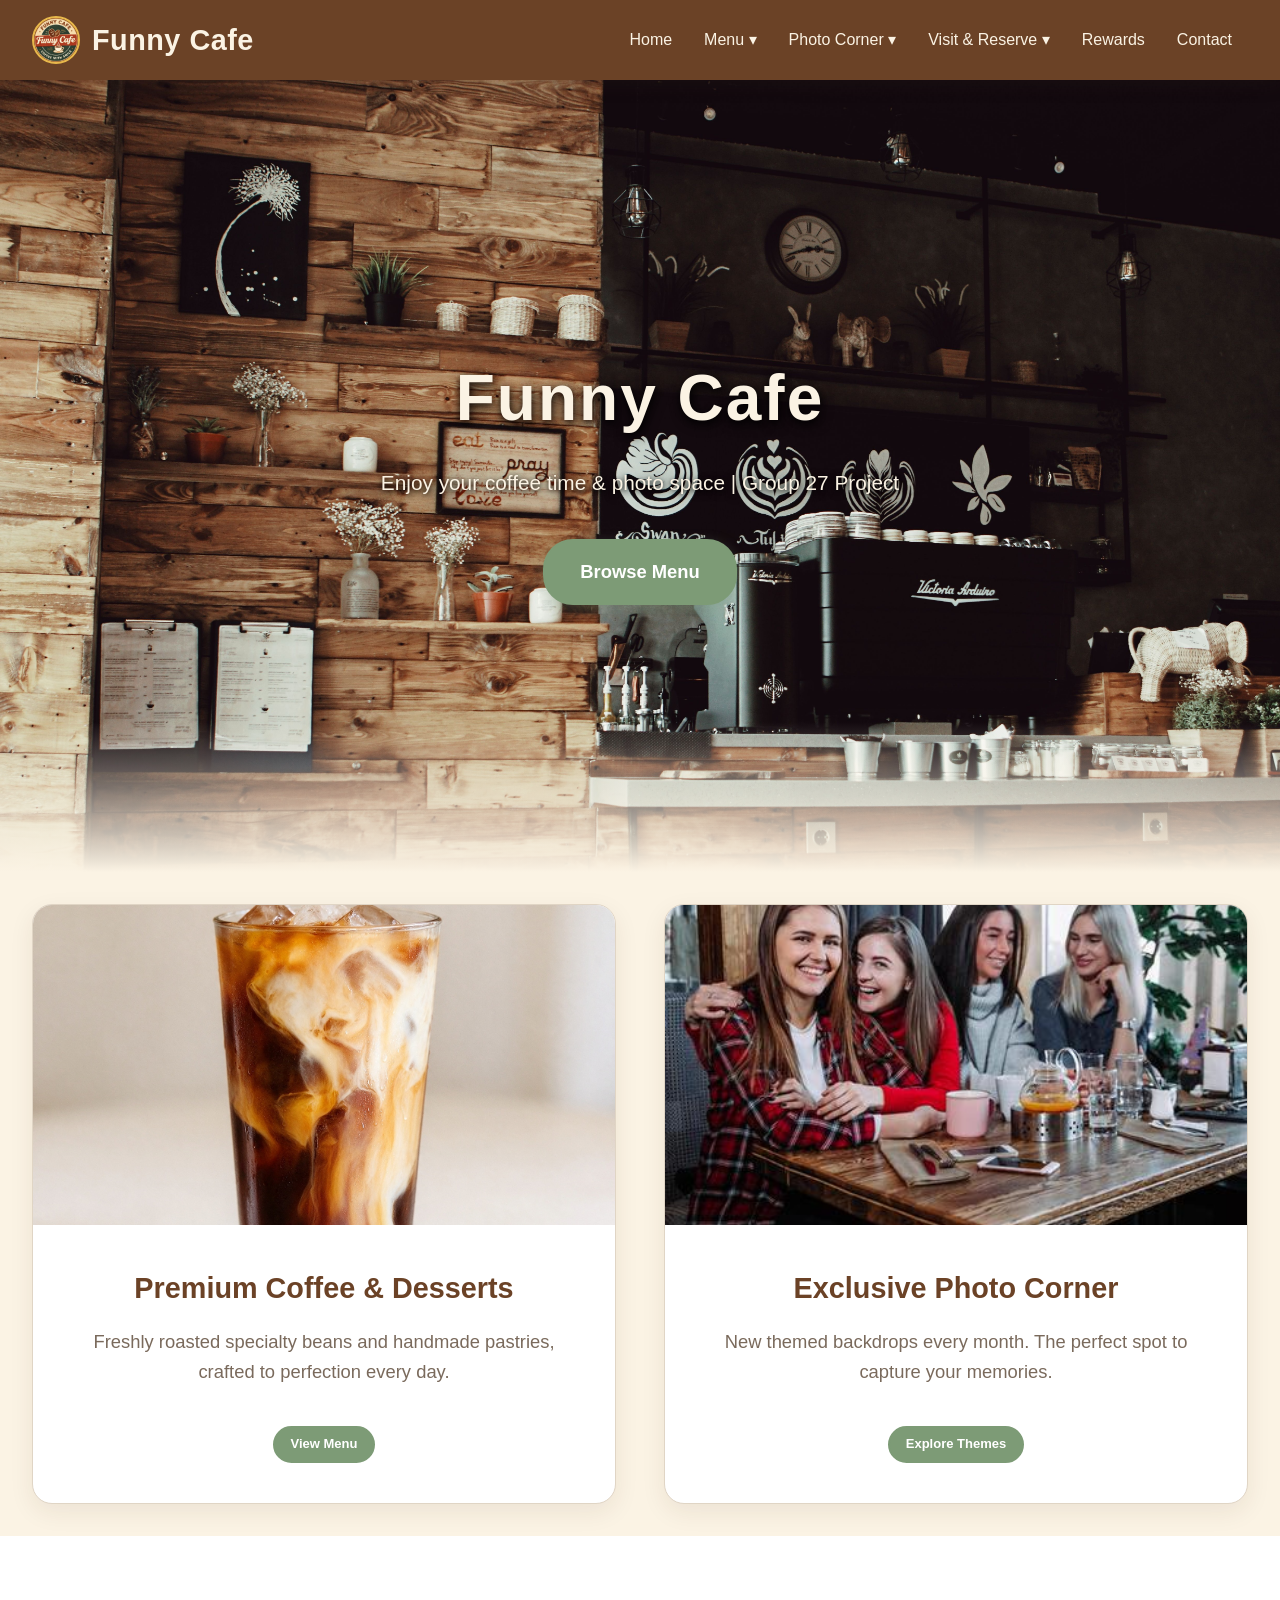
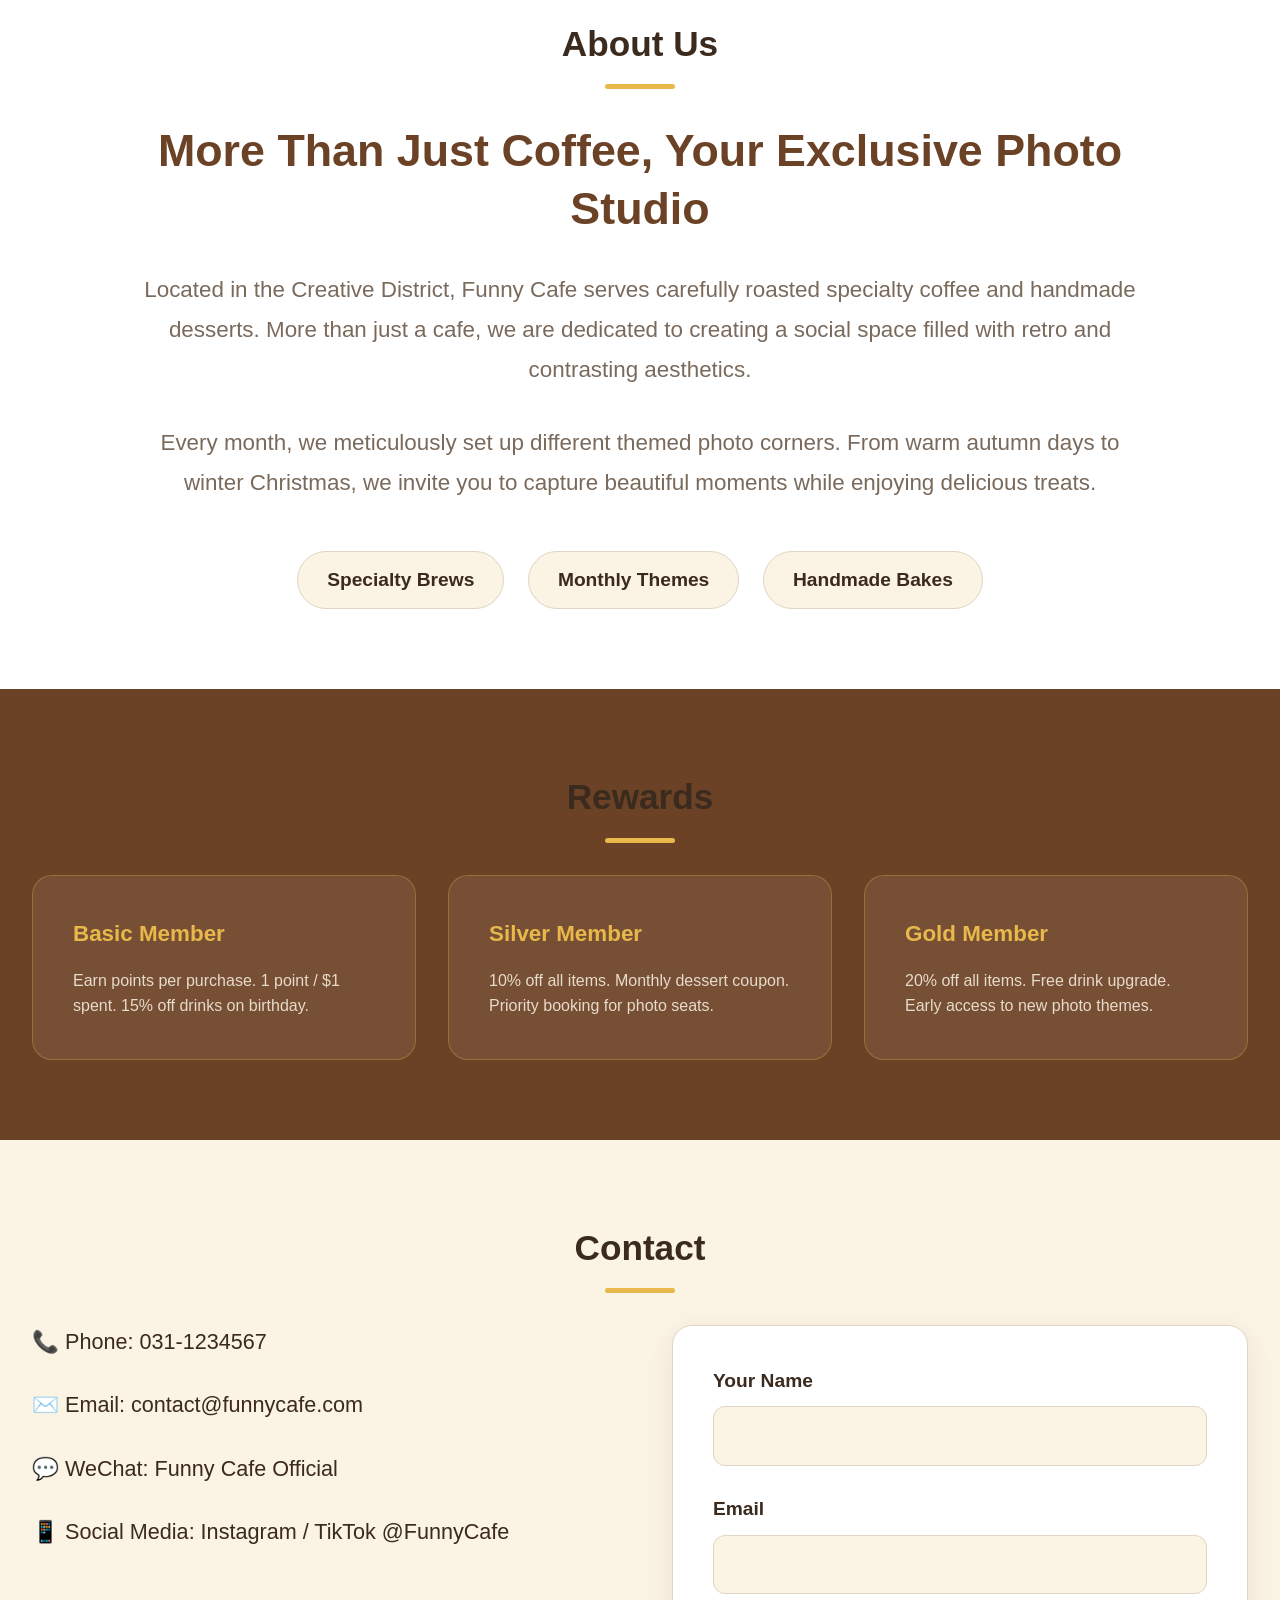
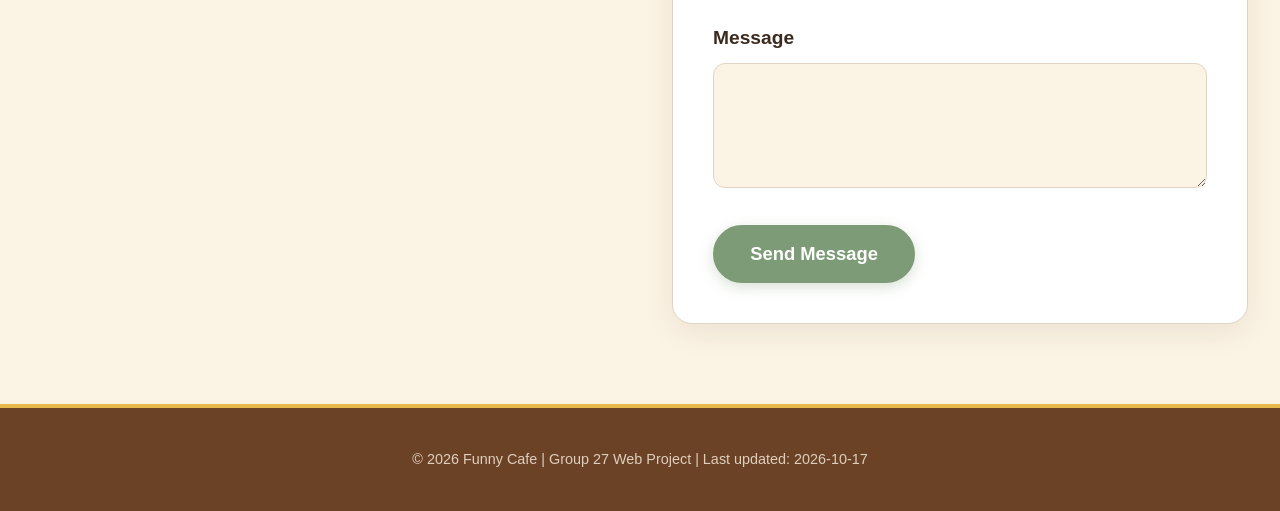
<file: index.html>
<!DOCTYPE html>
<html lang="en">
<head>
    <meta charset="UTF-8">
    <!-- viewport responsive settings:width follows the device width,initial-scale is set to 1,standard for mobile adaptation -->
    <meta name="viewport" content="width=device-width, initial-scale=1.0">
    <!-- The title displayed on the browser tab (Group 27 after the vertical bar is the team name) -->
    <title>Funny Cafe | Group 27</title>
    <!-- External stylesheet:All CSS rules for this page are written in css/style.css,achieving separation of structure and style -->
    <link rel="stylesheet" href="css/style.css">
</head>
<body>
    <!-- Accessibility 'Skip to main content' link:hidden visually by default,appears when keyboard users press Tab,and can be used to jump directly to the main content,skipping repetitive navigation -->
    <a class="skip-link" href="#main-content">Skip to content</a>
    <!-- Header/Navigation Bar Area (id=mainNav for js/main.js to capture for sticky and scroll effects) -->
    <header id="mainNav">
        <!-- Outer container for the navigation content,used to limit width and center horizontally -->
        <div class="nav-container">
            <a href="index.html" class="logo">
                <!-- alt is the text displayed as a substitute when the image fails to load or for screen readers -->
                <img src="images/logo.png" alt="Funny Cafe Logo">
                Funny Cafe
            </a>
            <nav aria-label="Main navigation">
            <!-- Hamburger button: the toggle for collapsible menus on mobile -->
            <!-- aria-label explains the purpose -->
            <!-- aria-expanded indicates the current expanded state (false=collapsed,toggled by JS) -->
            <!-- aria-controls links to the id of the menu being controlled -->
            <button class="hamburger" id="menuBtn" aria-label="Open the menu" aria-expanded="false" aria-controls="navList">☰</button>
            <ul id="navList">
                <!-- The aria-current="page" attribute marks 'this item is the current page' -->
                <li><a href="index.html" aria-current="page">Home</a></li>
                <!-- has-dropdown:menu item with a second-level dropdown (menu page) -->
                <li class="has-dropdown">
                    <a href="menu.html">Menu ▾</a>
                    <!-- dropdown:dropdown submenu,use links like "page#anchor" to jump to the corresponding section in menu.html -->
                    <ul class="dropdown">
                        <li><a href="menu.html#coffee">Coffee</a></li><!-- Jump to the section with id=coffee on the menu page -->
                        <li><a href="menu.html#tea">Tea & Cold Drinks</a></li>
                        <li><a href="menu.html#food">Food</a></li>
                        <li><a href="menu.html#seasonal">Seasonal</a></li>
                    </ul>
                </li>
                <!-- Photo section navigation item:same structure,submenu items point to the three anchor sections of photo.html -->
                <li class="has-dropdown">
                    <a href="photo.html">Photo Corner ▾</a>
                    <ul class="dropdown">
                        <li><a href="photo.html#thisMonth">This Month</a></li>
                        <li><a href="photo.html#upcoming">Upcoming Themes</a></li>
                        <li><a href="photo.html#gallery">Gallery</a></li>
                    </ul>
                </li>
                <!-- In-store and reservation navigation items:the submenu points to reserve.html for three sections:location/reservation/navigation -->
                <li class="has-dropdown">
                    <a href="reserve.html">Visit & Reserve ▾</a>
                    <ul class="dropdown">
                        <li><a href="reserve.html#location">Location & Hours</a></li>
                        <li><a href="reserve.html#seat">Reserve a Seat</a></li>
                        <li><a href="reserve.html#findUs">Find Us</a></li>
                    </ul>
                </li>
                <!-- Jump straight to the homepage internal anchors (member/contact),not a separate page -->
                <li><a href="index.html#rewards">Rewards</a></li>
                <li><a href="index.html#contact">Contact</a></li>
            </ul>
        </nav>
    </div>
</header>
    <!-- Back to top button:click to scroll back to the top of the page,visibility and click logic are controlled by js/main.js -->
    <button id="backTopBtn">↑</button>
    <!-- Main content of the page (the ID corresponds to the top skip-link,serving as the landing point for 'Skip to main content') -->
    <main id="main-content">
        <!-- Homepage Hero Image Section -->
        <section id="home">
            <!-- hero-bg:used as a full-width background image laid at the very bottom -->
            <img src="images/main.jpg" alt="Funny Cafe" class="hero-bg">
            <!-- hero-content:the text layer (title/subtitle/button) overlaid on the main image -->
            <div class="hero-content">
                <h1>Funny Cafe</h1>
                <p>Enjoy your coffee time & photo space | Group 27 Project</p>
                <a href="menu.html" class="btn">Browse Menu</a>
            </div>
            <div class="hero-fade"></div>
        </section>

        <!-- Hook Section:Coffee & Desserts+Photo Area (Highlight the selling points with two cards to attract users to check out the menu/album) -->
        <section id="highlights">
            <div class="highlights-grid">   <!-- grid container:two-column grid layout -->
                <!-- Highlight Card 1:Coffee Desserts -->
                <div class="highlight-card">
                    <img src="images/Latte.png" alt="Premium Coffee and Desserts">
                    <!-- Card text content layer:title,description, button -->
                    <div class="highlight-content">
                        <h3>Premium Coffee & Desserts</h3>
                        <p>Freshly roasted specialty beans and handmade pastries, crafted to perfection every day.</p>
                        <a href="menu.html" class="btn btn-sm">View Menu</a>
                    </div>
                </div>
                <!-- Highlight Card 2:Photo Angle -->
                <div class="highlight-card">
                    <img src="images/four_customers_photo.jpeg" alt="Themed Photo Corner">
                    <div class="highlight-content">
                        <h3>Exclusive Photo Corner</h3>
                        <p>New themed backdrops every month. The perfect spot to capture your memories.</p>
                        <a href="photo.html" class="btn btn-sm">Explore Themes</a>
                    </div>
                </div>
            </div>
        </section>

        <!-- About Us -->
        <section id="about">
            <h2 class="section-title">About Us</h2>
            <div class="about-content">
                <h3>More Than Just Coffee, Your Exclusive Photo Studio</h3>
                <p>Located in the Creative District, Funny Cafe serves carefully roasted specialty coffee and handmade desserts. More than just a cafe, we are dedicated to creating a social space filled with retro and contrasting aesthetics.</p>
                <p>Every month, we meticulously set up different themed photo corners. From warm autumn days to winter Christmas, we invite you to capture beautiful moments while enjoying delicious treats.</p>
                <!-- about-highlights:Use a set of tags to summarize the store's features (specialty hand-brewed/monthly themes/handmade baking) -->
                <div class="about-highlights">
                    <span>Specialty Brews</span>
                    <span>Monthly Themes</span>
                    <span>Handmade Bakes</span>
                </div>
            </div>
        </section>

        <!-- Rewards -->
        <section id="rewards">
            <h2 class="section-title">Rewards</h2>
            <div class="reward-cards">
                <div class="reward-card">
                    <h3>Basic Member</h3>
                    <p>Earn points per purchase. 1 point / $1 spent. 15% off drinks on birthday.</p>
                </div>
                <div class="reward-card">
                    <h3>Silver Member</h3>
                    <p>10% off all items. Monthly dessert coupon. Priority booking for photo seats.</p>
                </div>
                <div class="reward-card">
                    <h3>Gold Member</h3>
                    <p>20% off all items. Free drink upgrade. Early access to new photo themes.</p>
                </div>
            </div>
        </section>

        <!-- Contact -->
        <section id="contact">
            <h2 class="section-title">Contact</h2>
            <!-- Two columns:contact info on the left,message form on the right -->
            <div class="contact-wrap">
                <div class="contact-info">
                    <p>📞 Phone: 031-1234567</p>
                    <p>✉️ Email: contact@funnycafe.com</p>
                    <p>💬 WeChat: Funny Cafe Official</p>
                    <p>📱 Social Media: Instagram / TikTok @FunnyCafe</p>
                </div>
                <div>
                    <!-- Message form:data-demo-form is a custom data-* attribute for JS to recognize this as a demo form (only shows a front-end tip on submission,doesn't actually send) -->
                    <form class="order-form" data-demo-form>
                        <!-- For each form item:the label is linked to the corresponding input's id using 'for',so clicking the text will focus the input,which is also helpful for screen readers -->
                        <div class="form-item">
                            <label for="contactName">Your Name</label>
                            <input id="contactName" name="contactName" type="text" required>
                        </div>
                        <div class="form-item">
                            <label for="contactEmail">Email</label>
                            <input id="contactEmail" name="contactEmail" type="email" required>
                        </div>
                        <div class="form-item">
                            <label for="contactMessage">Message</label>
                            <textarea id="contactMessage" name="contactMessage" rows="4" required></textarea>
                        </div>
                        <!-- type="submit" submit button:clicking it will trigger the form's submit event -->
                        <button type="submit" class="btn">Send Message</button>
                    </form>
                </div>
            </div>
        </section>
    </main>
    <!-- Footer -->
    <footer>
        <p>© 2026 Funny Cafe | Group 27 Web Project | Last updated: 2026-10-17</p>
    </footer>
    <script src="js/main.js"></script>
</body>
</html>
</file>
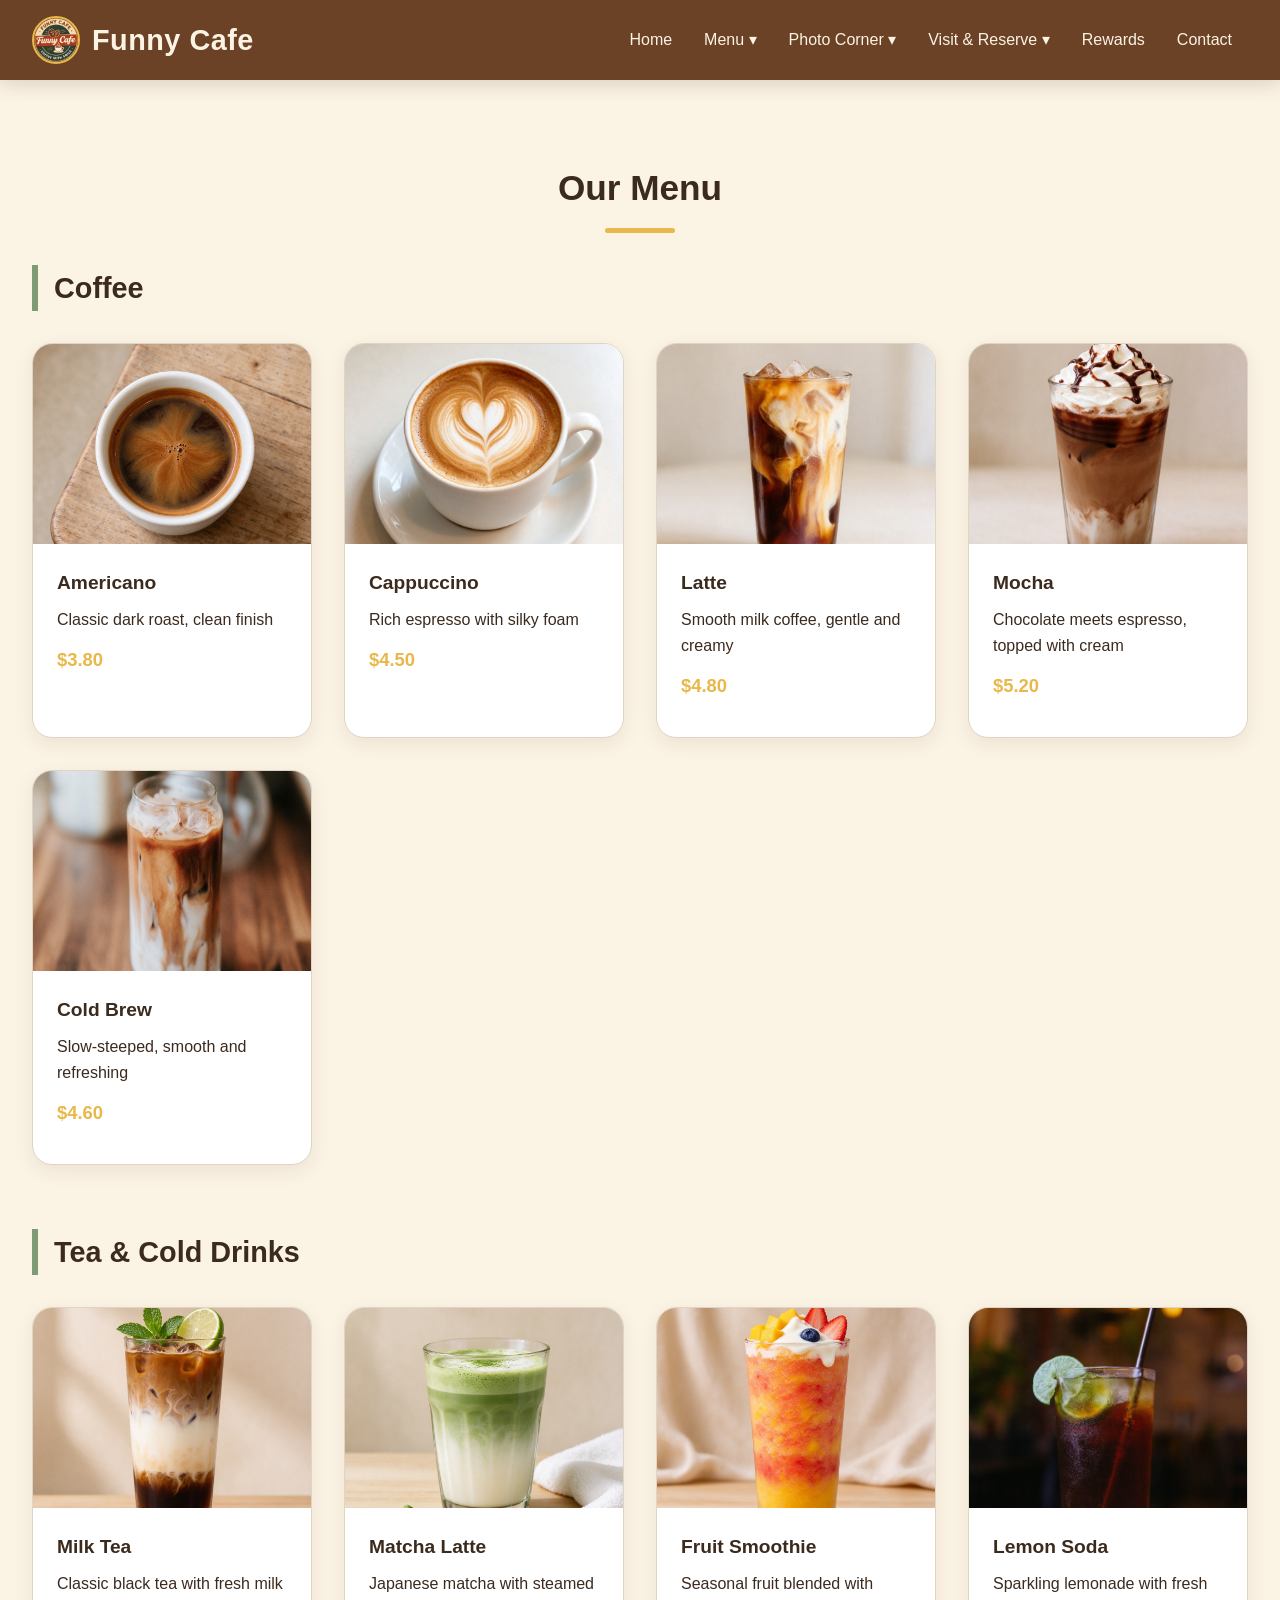
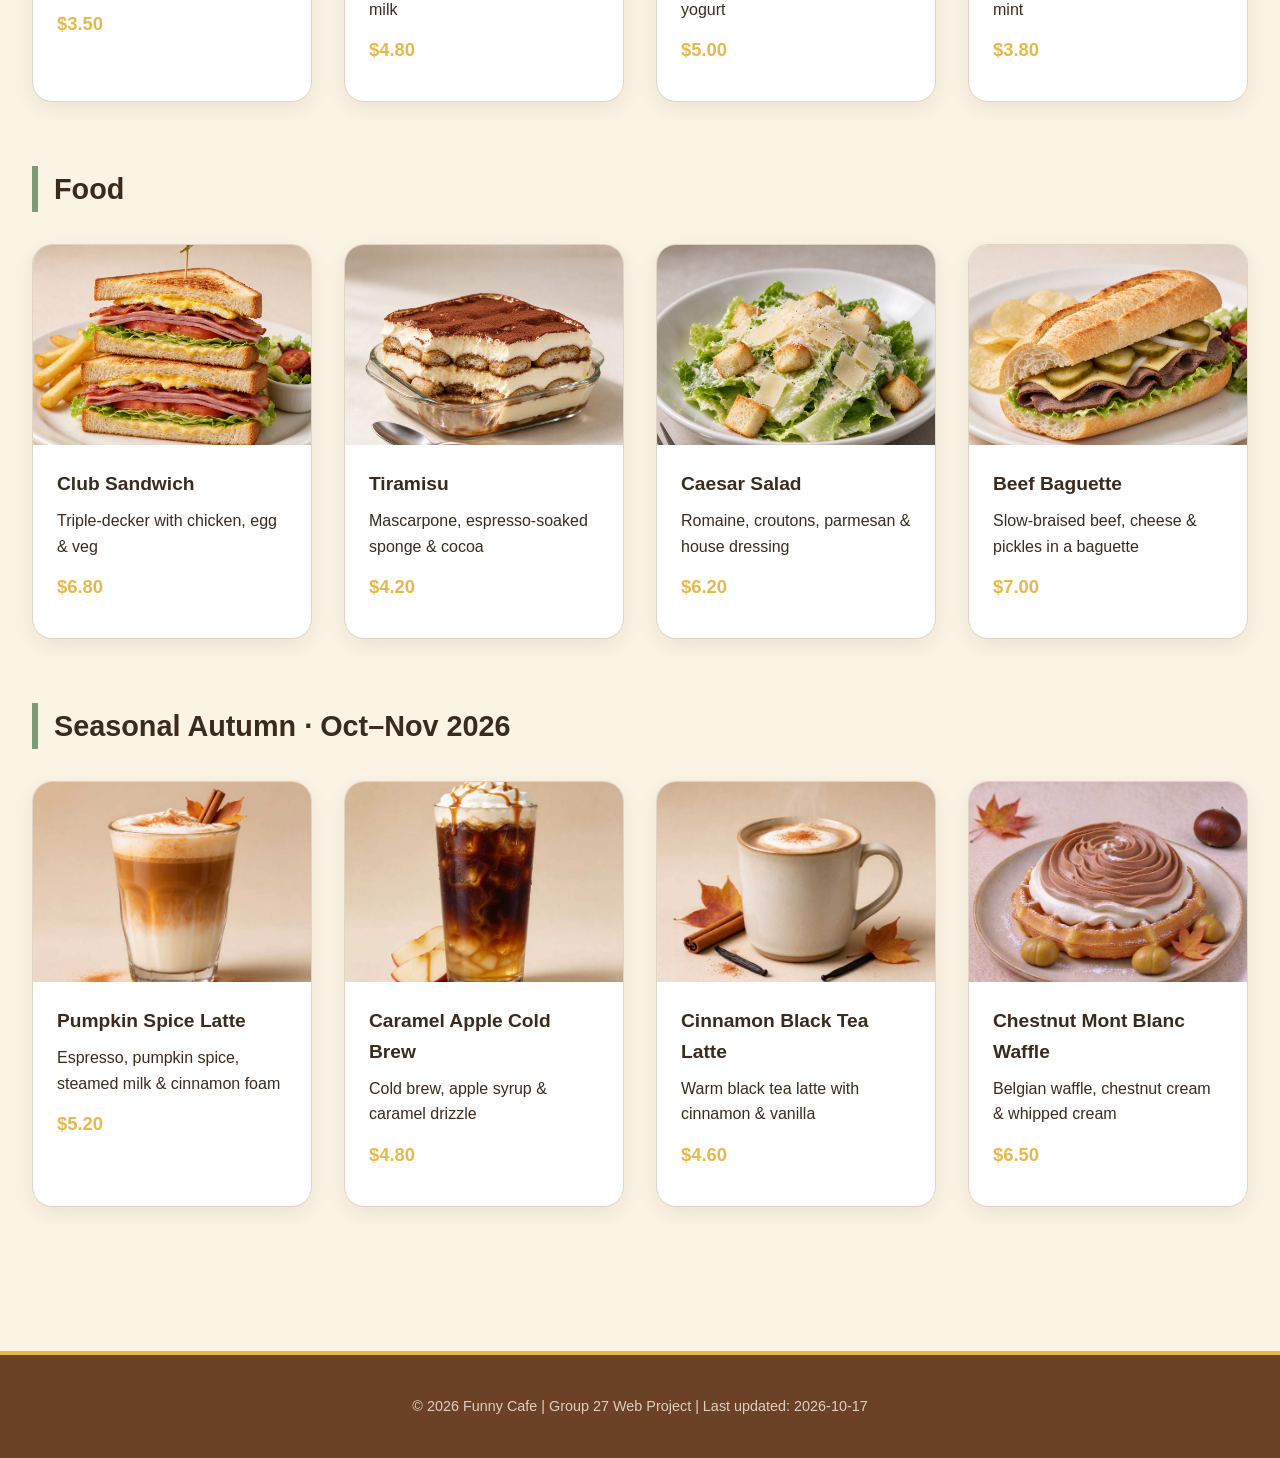
<file: menu.html>
<!DOCTYPE html>
<html lang="en">
<head>
    <meta charset="UTF-8">
    <meta name="viewport" content="width=device-width, initial-scale=1.0">
    <!--Responsive viewport: scales correctly on mobile-->
    <title>Menu | Funny Cafe Group27</title>
    <link rel="stylesheet" href="css/style.css">
    <!--External stylesheet-->
</head>
<body>
    <a class="skip-link" href="#main-content">Skip to content</a>
    <header id="mainNav">
        <!--Header nav; id used by back-to-top JS-->
        <div class="nav-container">
            <a href="index.html" class="logo">
                <!--Logo image+text-->
                <img src="images/logo.png" alt="Funny Cafe Logo">
                Funny Cafe
            </a>
            <nav aria-label="Main navigation">
                <!--Main nav area, helps screen readers identify it-->
                <button class="hamburger" id="menuBtn" aria-label="Open menu" aria-expanded="false" aria-controls="navList">☰</button>
                <ul id="navList">
                    <li><a href="index.html">Home</a></li>
                    <li class="has-dropdown">
                        <!--Current page marker: Menu is active page-->
                        <a href="menu.html" aria-current="page">Menu ▾</a>
                        <ul class="dropdown">
                            <!--Dropdown submenu-->
                            <li><a href="#coffee">Coffee</a></li>
                            <li><a href="#tea">Tea & Cold Drinks</a></li>
                            <li><a href="#food">Food</a></li>
                            <li><a href="#seasonal">Seasonal</a></li>
                        </ul>
                    </li>
                    <li class="has-dropdown">
                        <a href="photo.html">Photo Corner ▾</a>
                        <ul class="dropdown">
                            <li><a href="photo.html#thisMonth">This Month</a></li>
                            <li><a href="photo.html#upcoming">Upcoming Themes</a></li>
                            <li><a href="photo.html#gallery">Gallery</a></li>
                        </ul>
                    </li>
                    <li class="has-dropdown">
                        <a href="reserve.html">Visit & Reserve ▾</a>
                        <ul class="dropdown">
                            <li><a href="reserve.html#location">Location & Hours</a></li>
                            <li><a href="reserve.html#seat">Reserve a Seat</a></li>
                            <li><a href="reserve.html#findUs">Find Us</a></li>
                        </ul>
                    </li>
                    <li><a href="index.html#rewards">Rewards</a></li>
                    <li><a href="index.html#contact">Contact</a></li>
                </ul>
            </nav>
        </div>
    </header>

    <button id="backTopBtn">↑</button>
    <!--Back-to-top button; visibility controlled by JS-->
    <main id="main-content">
        <section id="menu">
            <h1 class="section-title">Our Menu</h1>
            <!--Coffee category, id matches nav #coffee-->
            <div class="menu-category" id="coffee">
                <h2>Coffee</h2>
                <div class="menu-grid">
                    <div class="menu-card">
                        <!--Menu image, lazy loade-->
                        <div class="img-box"><img src="images/Americano.png" alt="Americano" loading="lazy"></div>
                        <div class="info"><h4>Americano</h4><p>Classic dark roast, clean finish</p><div class="price">$3.80</div></div>
                    </div>
                    <div class="menu-card">
                        <div class="img-box"><img src="images/Cappuccino.png" alt="Cappuccino" loading="lazy"></div>
                        <div class="info"><h4>Cappuccino</h4><p>Rich espresso with silky foam</p><div class="price">$4.50</div></div>
                    </div>
                    <div class="menu-card">
                        <div class="img-box"><img src="images/Latte.png" alt="Latte" loading="lazy"></div>
                        <div class="info"><h4>Latte</h4><p>Smooth milk coffee, gentle and creamy</p><div class="price">$4.80</div></div>
                    </div>
                    <div class="menu-card">
                        <div class="img-box"><img src="images/Mocha.png" alt="Mocha" loading="lazy"></div>
                        <div class="info"><h4>Mocha</h4><p>Chocolate meets espresso, topped with cream</p><div class="price">$5.20</div></div>
                    </div>
                    <div class="menu-card">
                        <div class="img-box"><img src="images/Cold Brew.png" alt="Cold Brew" loading="lazy"></div>
                        <div class="info"><h4>Cold Brew</h4><p>Slow-steeped, smooth and refreshing</p><div class="price">$4.60</div></div>
                    </div>
                </div>
            </div>
            <!--Tea & cold drinks, id matches #tea-->
            <div class="menu-category" id="tea">
                <h2>Tea & Cold Drinks</h2>
                <div class="menu-grid">
                    <div class="menu-card">
                        <div class="img-box"><img src="images/Milk Tea.png" alt="Classic milk tea" loading="lazy"></div>
                        <div class="info"><h4>Milk Tea</h4><p>Classic black tea with fresh milk</p><div class="price">$3.50</div></div>
                    </div>
                    <div class="menu-card">
                        <div class="img-box"><img src="images/Matcha Latte.png" alt="Matcha latte" loading="lazy"></div>
                        <div class="info"><h4>Matcha Latte</h4><p>Japanese matcha with steamed milk</p><div class="price">$4.80</div></div>
                    </div>
                    <div class="menu-card">
                        <div class="img-box"><img src="images/Fruit Smoothie.png" alt="Fresh fruit smoothie" loading="lazy"></div>
                        <div class="info"><h4>Fruit Smoothie</h4><p>Seasonal fruit blended with yogurt</p><div class="price">$5.00</div></div>
                    </div>
                    <div class="menu-card">
                        <div class="img-box"><img src="images/lemon-sparkling-tea.jpg" alt="Sparkling lemon soda" loading="lazy"></div>
                        <div class="info"><h4>Lemon Soda</h4><p>Sparkling lemonade with fresh mint</p><div class="price">$3.80</div></div>
                    </div>
                </div>
            </div>
            <!--Food, id matches #food-->
            <div class="menu-category" id="food">
                <h2>Food</h2>
                <div class="menu-grid">
                    <div class="menu-card">
                        <div class="img-box"><img src="images/Club Sandwich.png" alt="Club sandwich" loading="lazy"></div>
                        <div class="info"><h4>Club Sandwich</h4><p>Triple-decker with chicken, egg & veg</p><div class="price">$6.80</div></div>
                    </div>
                    <div class="menu-card">
                        <div class="img-box"><img src="images/Tiramisu.png" alt="Classic Italian tiramisu" loading="lazy"></div>
                        <div class="info"><h4>Tiramisu</h4><p>Mascarpone, espresso-soaked sponge & cocoa</p><div class="price">$4.20</div></div>
                    </div>
                    <div class="menu-card">
                        <div class="img-box"><img src="images/Caesar Salad.png" alt="Caesar salad" loading="lazy"></div>
                        <div class="info"><h4>Caesar Salad</h4><p>Romaine, croutons, parmesan & house dressing</p><div class="price">$6.20</div></div>
                    </div>
                    <div class="menu-card">
                        <div class="img-box"><img src="images/Beef Baguette.png" alt="Beef baguette sandwich" loading="lazy"></div>
                        <div class="info"><h4>Beef Baguette</h4><p>Slow-braised beef, cheese & pickles in a baguette</p><div class="price">$7.00</div></div>
                    </div>
                </div>
            </div>
            <!--Seasonal, id matches #seasonal-->
            <div class="menu-category" id="seasonal">
                <h2>Seasonal <span class="tag">Autumn · Oct–Nov 2026</span></h2>
                <div class="menu-grid">
                    <div class="menu-card">
                        <div class="img-box"><img src="images/Pumpkin Spice Latte.jpg" alt="Pumpkin Spice Latte" loading="lazy"></div>
                        <div class="info"><h4>Pumpkin Spice Latte</h4><p>Espresso, pumpkin spice, steamed milk & cinnamon foam</p><div class="price">$5.20</div></div>
                    </div>
                    <div class="menu-card">
                        <div class="img-box"><img src="images/Caramel Apple Cold Brew.jpg" alt="Caramel Apple Cold Brew" loading="lazy"></div>
                        <div class="info"><h4>Caramel Apple Cold Brew</h4><p>Cold brew, apple syrup & caramel drizzle</p><div class="price">$4.80</div></div>
                    </div>
                    <div class="menu-card">
                        <div class="img-box"><img src="images/Cinnamon Black Tea Latte.jpg" alt="Cinnamon Black Tea Latte" loading="lazy"></div>
                        <div class="info"><h4>Cinnamon Black Tea Latte</h4><p>Warm black tea latte with cinnamon & vanilla</p><div class="price">$4.60</div></div>
                    </div>
                    <div class="menu-card">
                        <div class="img-box"><img src="images/Chestnut Mont Blanc Waffle.jpg" alt="Chestnut Mont Blanc waffle" loading="lazy"></div>
                        <div class="info"><h4>Chestnut Mont Blanc Waffle</h4><p>Belgian waffle, chestnut cream & whipped cream</p><div class="price">$6.50</div></div>
                    </div>
                </div>
            </div>
        </section>
    </main>
    <footer>
        <!--Copyright and last updated date-->
        <p>© 2026 Funny Cafe | Group 27 Web Project | Last updated: 2026-10-17</p>
    </footer>
    <!--External JS: handles nav, forms, back-to-top, etc.-->
    <script src="js/main.js"></script>
</body>
</html>
</file>
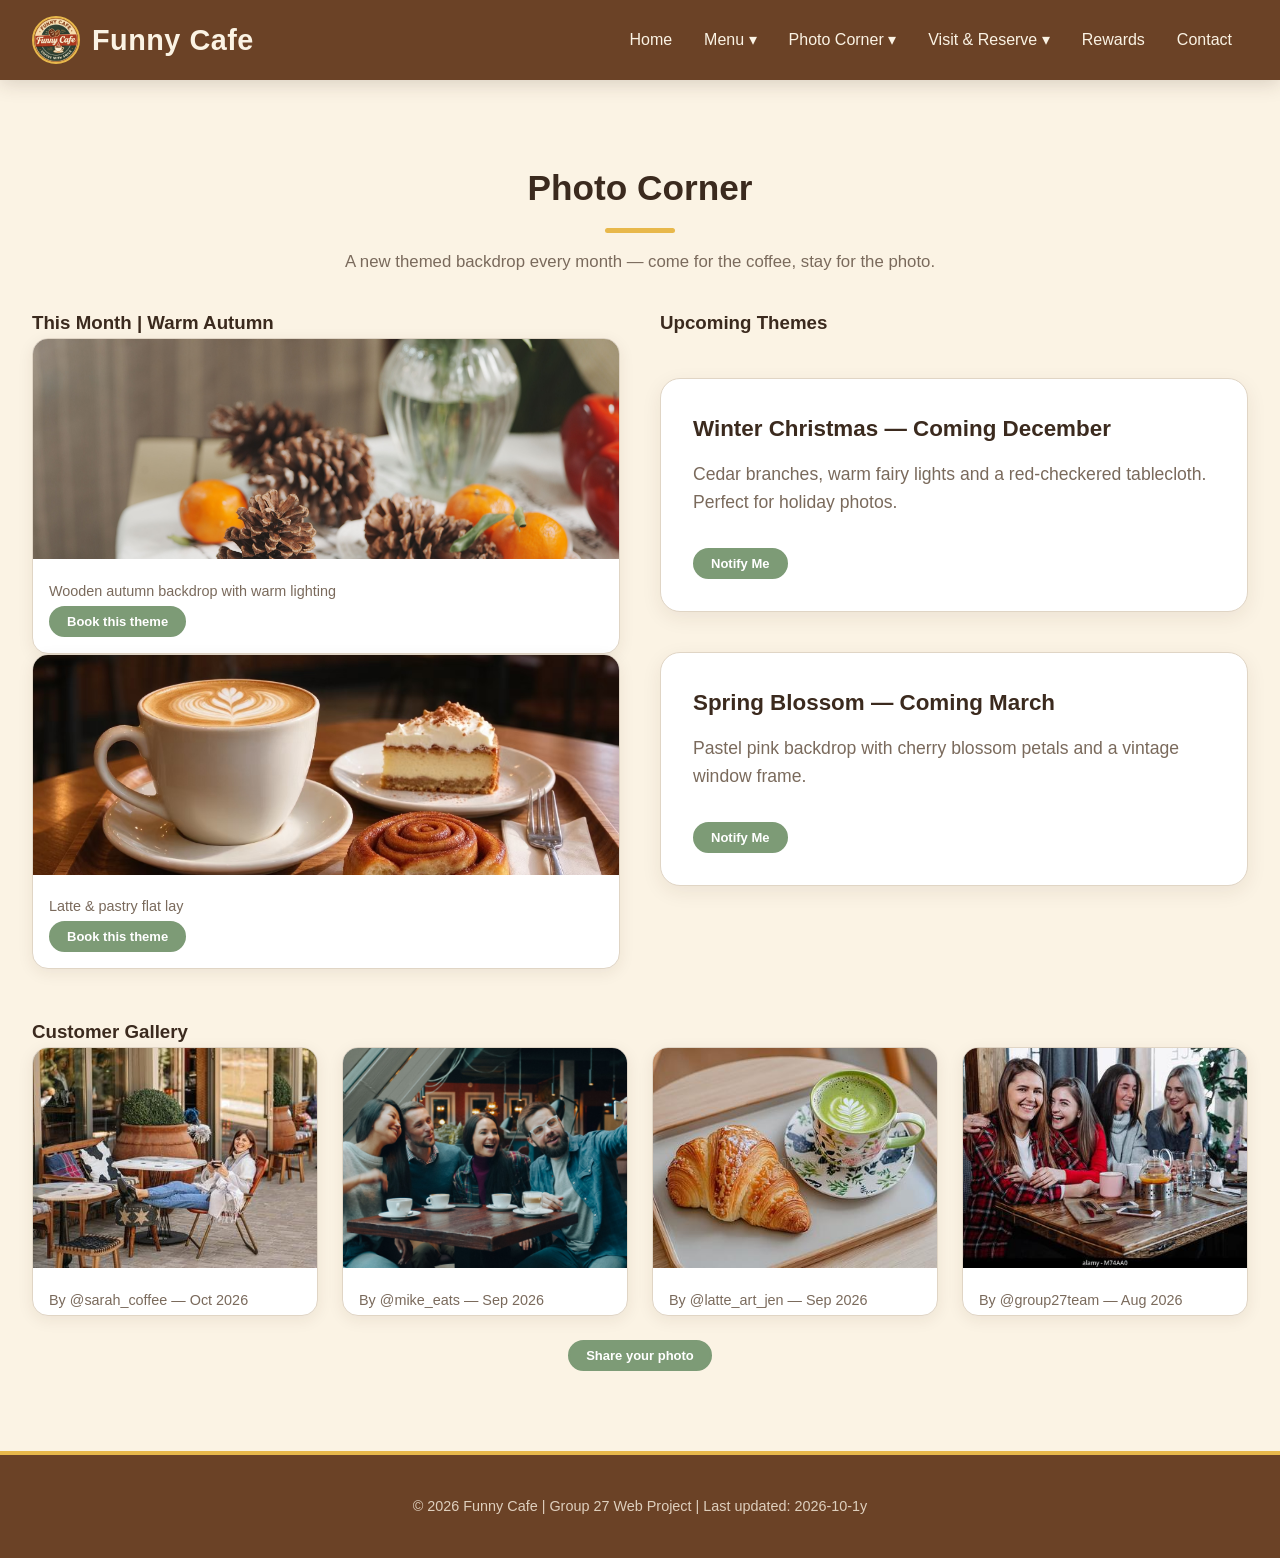
<file: photo.html>
<!DOCTYPE html>
<html lang="en">
<head>
    <meta charset="UTF-8">
    <meta name="viewport" content="width=device-width, initial-scale=1.0">
    <!--Responsive viewport-->
    <title>Photo Corner | Funny Cafe Group27</title>
    <link rel="stylesheet" href="css/style.css">
</head>
<body>
    <!--Skip link-->
    <a class="skip-link" href="#main-content">Skip to content</a>
    <header id="mainNav">
        <div class="nav-container">
            <a href="index.html" class="logo">
                <img src="images/logo.png" alt="Funny Cafe Logo">
                Funny Cafe
            </a>
            <nav aria-label="Main navigation">
                <button class="hamburger" id="menuBtn" aria-label="Open menu" aria-expanded="false" aria-controls="navList">☰</button>
                <ul id="navList">
                    <li><a href="index.html">Home</a></li>
                    <li class="has-dropdown">
                        <a href="menu.html">Menu ▾</a>
                        <ul class="dropdown">
                            <li><a href="menu.html#coffee">Coffee</a></li>
                            <li><a href="menu.html#tea">Tea & Cold Drinks</a></li>
                            <li><a href="menu.html#food">Food</a></li>
                            <li><a href="menu.html#seasonal">Seasonal</a></li>
                        </ul>
                    </li>
                    <li class="has-dropdown">
                        <!--Current page: Photo Corner-->
                        <a href="photo.html" aria-current="page">Photo Corner ▾</a>
                        <ul class="dropdown">
                            <li><a href="#thisMonth">This Month</a></li>
                            <li><a href="#upcoming">Upcoming Themes</a></li>
                            <li><a href="#gallery">Gallery</a></li>
                        </ul>
                    </li>
                    <li class="has-dropdown">
                        <a href="reserve.html">Visit & Reserve ▾</a>
                        <ul class="dropdown">
                            <li><a href="reserve.html#location">Location & Hours</a></li>
                            <li><a href="reserve.html#seat">Reserve a Seat</a></li>
                            <li><a href="reserve.html#findUs">Find Us</a></li>
                        </ul>
                    </li>
                    <li><a href="index.html#rewards">Rewards</a></li>
                    <li><a href="index.html#contact">Contact</a></li>
                </ul>
            </nav>
        </div>
    </header>
    <button id="backTopBtn">↑</button>
    <!--Back-to-top button-->
    <main id="main-content">
        <!--Main content area-->
        <section id="photoCorner">
            <h1 class="section-title">Photo Corner</h1>
            <!--Page main heading-->
            <p class="section-sub">A new themed backdrop every month — come for the coffee, stay for the photo.</p>
            <!--Two-column layout: side-by-side on desktop, single column on mobile-->
            <div class="photo-two">
                <!--This month anchor-->
                <div id="thisMonth">
                    <h3>This Month | Warm Autumn</h3>
                    <!--Note: h3 skips h2, heading level jumps-->
                    <div class="photo-card">
                        <img src="images/autumn-photo-backdrop.jpg" alt="Autumn photo backdrop" loading="lazy" width="600" height="450">
                        <div class="desc">Wooden autumn backdrop with warm lighting</div>
                        <!--Theme booking button: JS reads data-theme and redirects-->
                        <button class="btn btn-sm book-theme-btn" type="button" data-theme="Warm Autumn Theme">Book this theme</button>
                    </div>
                    <div class="photo-card">
                        <img src="images/autumn-table-setting.png" alt="Autumn table setting" loading="lazy" width="600" height="450">
                        <div class="desc">Latte & pastry flat lay</div>
                        <button class="btn btn-sm book-theme-btn" type="button" data-theme="Warm Autumn Theme">Book this theme</button>
                    </div>
                </div>
                <!--Upcoming themes anchor-->
                <div id="upcoming">
                    <h3>Upcoming Themes</h3>
                    <div class="menu-category">
                        <h4>Winter Christmas — Coming December</h4>
                        <p>Cedar branches, warm fairy lights and a red-checkered tablecloth. Perfect for holiday photos.</p>
                        <!--Button says Notify Me but JS redirects to booking, inconsistent-->
                        <button class="btn btn-sm book-theme-btn" type="button" data-theme="Winter Christmas Theme">Notify Me</button>
                    </div>
                    <div class="menu-category">
                        <h4>Spring Blossom — Coming March</h4>
                        <p>Pastel pink backdrop with cherry blossom petals and a vintage window frame.</p>
                        <button class="btn btn-sm book-theme-btn" type="button" data-theme="Spring Blossom Theme">Notify Me</button>
                    </div>
                </div>
            </div>
            <!--Gallery anchor-->
            <div id="gallery">
                <h3>Customer Gallery</h3>
                <div class="photo-grid">
                    <div class="photo-card">
                        <img src="images/autumn_flatwhite.jpeg" alt="Customer enjoying a flat white" loading="lazy" width="400" height="400">
                        <div class="desc">By @sarah_coffee — Oct 2026</div>
                    </div>
                    <div class="photo-card">
                        <img src="images/customer-photo2.jpg" alt="Two friends taking a selfie" loading="lazy" width="400" height="400">
                        <div class="desc">By @mike_eats — Sep 2026</div>
                    </div>
                    <div class="photo-card">
                        <img src="images/iced_matcha_croissant.jpeg" alt="Overhead shot of iced matcha latte" loading="lazy" width="400" height="400">
                        <div class="desc">By @latte_art_jen — Sep 2026</div>
                    </div>
                    <div class="photo-card">
                        <img src="images/four_customers_photo.jpeg" alt="Group of four customers smiling" loading="lazy" width="400" height="400">
                        <div class="desc">By @group27team — Aug 2026</div>
                    </div>
                </div>
                <p style="text-align:center;margin-top:16px;">
                    <!--Share photo button: JS opens the modal-->
                    <button class="btn btn-sm" type="button">Share your photo</button>
                </p>
            </div>
            <!--Share photo modal, hidden by default-->
            <div id="customizeOverlay">
                <div class="customize-dialog">
                    <button class="customize-close">&times;</button>
                    <!--Close modal button-->
                    <h3>Share your photo</h3>
                    <div class="form-item" style="margin-top: 12px;">
                        <label>Your Name / Instagram</label>
                        <input type="text" id="shareName" placeholder="@yourname" autocomplete="off">
                        <!--Sharer name input-->
                    </div>
                    <div class="form-item">
                        <label>Photo Description</label>
                        <textarea id="shareDesc" rows="3" placeholder="Describe your photo..."></textarea>
                        <!--Photo description input-->
                    </div>
                    <p style="font-size: 0.9rem; color: #666; margin-top: 8px;">(Demo mode: no real upload)</p>
                    <div style="text-align: right; margin-top: 16px;">
                        <button class="btn btn-sm" id="shareSubmitBtn">Share</button>
                        <!--Submit share button, validated by JS-->
                    </div>
                </div>
            </div>
        </section>
    </main>
    <footer>
        <p>© 2026 Funny Cafe | Group 27 Web Project | Last updated: 2026-10-1y</p>
    </footer>
    <script src="js/main.js"></script>
    <!--External JS-->
</body>
</html>
</file>
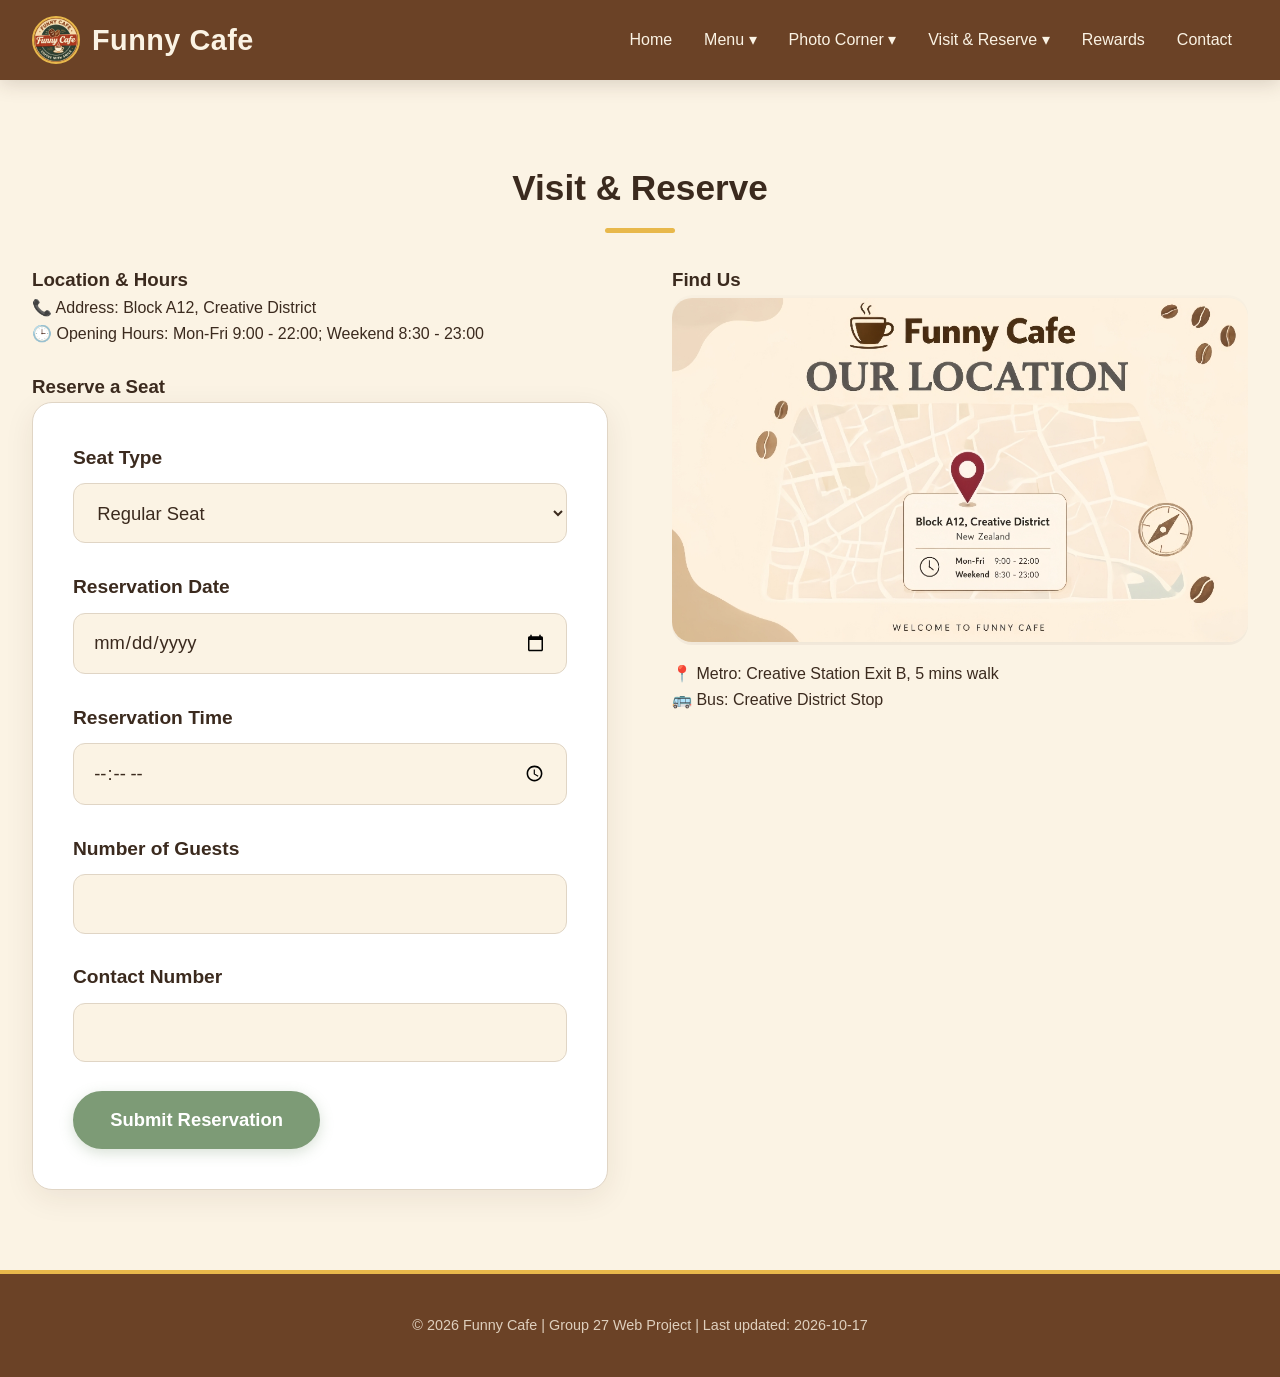
<file: reserve.html>
<!DOCTYPE html>
<html lang="en">
<head>
    <meta charset="UTF-8">
    <meta name="viewport" content="width=device-width, initial-scale=1.0">
    <!-- The title displayed on the browser tab -->
    <title>Visit & Reserve | Funny Cafe Group27</title>
    <!-- External stylesheet:put CSS in a separate file to achieve 'separation of structure (HTML) and style (CSS)',making it easier to maintain and reuse -->
    <link rel="stylesheet" href="css/style.css">
</head>
<body>
    <a class="skip-link" href="#main-content">Skip to content</a>
    <header id="mainNav">
        <!-- Navigation container:use flex layout to spread the logo and menu apart -->
        <div class="nav-container">
            <!-- logo:it's both an image and a link to the homepage,clicking the logo returns to index.html -->
            <a href="index.html" class="logo">
                <!-- alt is the alternative text displayed when an image fails to load and is also read by screen readers,for accessibility requirements -->
                <img src="images/logo.png" alt="Funny Cafe Logo">
                Funny Cafe
            </a>
            <nav aria-label="Main navigation">
                <button class="hamburger" id="menuBtn" aria-label="Open the menu" aria-expanded="false" aria-controls="navList">☰</button>
                <ul id="navList">
                    <li><a href="index.html">Home</a></li>
                    <!-- the class 'has-dropdown' marks 'this item has a dropdown submenu',uses CSS/JS to show on hover -->
                    <li class="has-dropdown">
                        <a href="menu.html">Menu ▾</a>
                        <!-- A nested ul.dropdown is a submenu -->
                        <ul class="dropdown">
                            <!-- Writing 'page.html anchor_id':first jump to menu.html,then automatically scroll to the position with id="coffee" on that page -->
                            <li><a href="menu.html#coffee">Coffee</a></li>
                            <li><a href="menu.html#tea">Tea & Cold Drinks</a></li>
                            <li><a href="menu.html#food">Food</a></li>
                            <li><a href="menu.html#seasonal">Seasonal</a></li>
                        </ul>
                    </li>
                    <li class="has-dropdown">
                        <a href="photo.html">Photo Corner ▾</a>
                        <ul class="dropdown">
                            <li><a href="photo.html#thisMonth">This Month</a></li>
                            <li><a href="photo.html#upcoming">Upcoming Themes</a></li>
                            <li><a href="photo.html#gallery">Gallery</a></li>
                        </ul>
                    </li>
                    <!-- The aria-current="page" indicates "this is the current page,"so CSS can highlight the current menu item accordingly -->
                    <li class="has-dropdown">
                        <a href="reserve.html" aria-current="page">Visit & Reserve ▾</a>
                        <ul class="dropdown">
                            <li><a href="#location">Location & Hours</a></li>
                            <li><a href="#seat">Reserve a Seat</a></li>
                            <li><a href="#findUs">Find Us</a></li>
                        </ul>
                    </li>
                    <li><a href="index.html#rewards">Rewards</a></li>
                    <li><a href="index.html#contact">Contact</a></li>
                </ul>
            </nav>
        </div>
    </header>
    <button id="backTopBtn">↑</button>
    <main id="main-content">
        <!-- Reservation section,section represents a content area -->
        <section id="reserve">
            <h1 class="section-title">Visit & Reserve</h1>
            <div class="reserve-two">
                <!-- Left column:address and business information+reservation form -->
                <div>
                    <!-- id="location" corresponds to the location anchor in the navigation,clicking it will take you here -->
                    <div id="location">
                        <h3>Location & Hours</h3>
                        <p>📞 Address: Block A12, Creative District</p>
                        <p>🕒 Opening Hours: Mon-Fri 9:00 - 22:00; Weekend 8:30 - 23:00</p>
                    </div>
                    <br>
                    <!-- id="seat" corresponds to the seat anchor in the navigation -->
                    <div id="seat">
                        <h3>Reserve a Seat</h3>
                        <form class="order-form" id="reserveForm" data-demo-form>
                            <div class="form-item">
                                <label for="seatType">Seat Type</label>
                                <!-- select dropdown box,name is the field name when submitting,and the option inside are the available choices -->
                                <select id="seatType" name="seatType">
                                    <option>Regular Seat</option>
                                    <option>Photo Corner Seat</option>
                                </select>
                            </div>
                            <div class="form-item">
                                <label for="reserveDate">Reservation Date</label>
                                <!-- type="date" makes the browser automatically pop up a date picker;required means it's mandatory,you can't submit without filling it -->
                                <input id="reserveDate" name="reserveDate" type="date" required>
                            </div>
                            <div class="form-item">
                                <label for="reserveHour">Reservation Time</label>
                                <!-- type="time" pop-up time picker -->
                                <input id="reserveHour" name="reserveHour" type="time" required>
                            </div>
                            <div class="form-item">
                                <label for="guests">Number of Guests</label>
                                <!-- type="number" number input field;min/max restricts range 1~8,values out of range will fail validation -->
                                <input id="guests" name="guests" type="number" min="1" max="8" required>
                            </div>
                            <div class="form-item">
                                <label for="reservePhone">Contact Number</label>
                                <!-- type="tel" phone input field,a numeric keyboard will pop up on mobile -->
                                <input id="reservePhone" name="reservePhone" type="tel" required>
                            </div>
                            <!-- A button with type="submit" will trigger the entire form to submit -->
                            <button type="submit" class="btn">Submit Reservation</button>
                        </form>
                    </div>
                </div>
                <!-- Right column:Find store map.id="findUs" corresponds to the #findUs anchor in the navigation -->
                <div id="findUs">
                    <h3>Find Us</h3>
                    <div class="map-box" style="background: transparent; border: none; box-shadow: none; padding: 0;">
                        <img src="images/map.jpg" alt="Funny Cafe Location Map" style="width: 100%; height: auto; border-radius: 20px; box-shadow: 0 6px 20px var(--shadow); display: block;">
                    </div>
                    <p style="margin-top: 1rem;">📍 Metro: Creative Station Exit B, 5 mins walk</p>
                    <p>🚌 Bus: Creative District Stop</p>
                </div>
            </div>
        </section>
    </main>
    <footer>
        <p>© 2026 Funny Cafe | Group 27 Web Project | Last updated: 2026-10-17</p>
    </footer>
    <script src="js/main.js"></script>
</body>
</html>
</file>
<file: css/style.css>
/* Define site-wide CSS variables(the theme color palette)inside the:root selector.
  * These custom properties(--bg,--primary,--accent,...)are reused everywhere with var(),
  * so changing one value here updates the whole website-the core"define once,reuse many" idea */
:root{     /*Site-wide theme color palette*/
    --bg:#FBF3E4;              
    --surface:#FFFFFF;        
    --surface-alt: #F5EDE0;     
    --text: #3B2A1E;           
    --text-muted: #7A6A5C;      
    --nav-bg: #6B4226;          
    --primary: #7D9B76;         
    --primary-dark: #5F7D58;    
    --accent: #E8B84B;          
    --accent-soft: #F5E4B8;     
    --border: #E0D5C5;          
    --shadow: rgba(59, 42, 30, 0.08);
    --shadow-hover: rgba(59, 42, 30, 0.16);
}
/* CSS Reset:remove the default margin/padding every browser adds,switch to the border-box
  * sizing model(so padding is counted INSIDE an element width/height),and set one global font stack */
*{     /* Global reset (CSS Reset) to ensure consistency across browsers */
    margin:0;
    padding:0;
    box-sizing:border-box;
    font-family:"Segoe UI","PingFang SC","Microsoft YaHei",sans-serif;
}
/* Make in-page anchor links(like #coffee,#seat)scroll smoothly instead of snapping instantly */
html{scroll-behavior:smooth;}   /* Smooth scrolling for in-page anchor jumps(like #coffee),instead of jumping instantly */
/* Body:pull the default background/text colors from the variables,use a readable line-height,
  * and keep at least one full viewport tall(min-height:100vh)so short pages still fill the screen */
body{
    background:var(--bg);
    color:var(--text);
    line-height:1.6;
    min-height:100vh;
}

/* Jump link */
/* Accessibility("Skip to content" link):hidden off-screen with left:-9999px by default,and slid
  * back into view(see .skip-link:focus)when a keyboard user tabs to it,letting them jump straight
  * to the main content instead of tabbing through the whole menu first.z-index keeps it on top */
.skip-link{
    position:absolute;
    left:-9999px;
    top:0;
    background:var(--text);
    color:var(--bg);
    padding:0.8rem 1rem;
    z-index:9999;      /* Highest level,floats on top */
    border-radius:0 0 8px 0;
}
.skip-link:focus{left:0;}

/* Navigation bar */
/* Header/navbar:dark-brown background;position:sticky+top:0 makes it "stick" to the top while
  * you scroll;the high z-index makes sure it stays above the page content */
header{
    background:var(--nav-bg);
    position:sticky;
    top:0;
    z-index:100;
    box-shadow:0 2px 20px rgba(59, 42, 30, 0.2);
}

/* Nav wrapper:cap the width(max-width)and center it with auto margins,then use flexbox to push
  * the logo to the left and the menu to the right(justify-content:space-between) */
.nav-container{
    max-width:1400px;
    margin:0 auto;
    display:flex;
    justify-content:space-between;
    align-items:center;
    padding:0 2rem;
    position:relative;
}

/* Logo text:cream color,bold,no underline;display:flex+gap lay the logo image and the wordmark
  * neatly side by side */
.logo{
    color: #FBF3E4;
    font-size:1.8rem;
    font-weight:700;
    padding:1rem 0;
    text-decoration:none;
    display:flex;
    align-items:center;
    gap:12px; 
    letter-spacing:0.5px;
}

/* Logo Image Style */
/* Logo image:fixed 48x48 box,object-fit:cover so it is not stretched,border-radius:50% turns it
  * into a circle,plus a thin gold border */
.logo img{ 
    height:48px; 
    width:48px; 
    object-fit:cover;
    border-radius:50%; 
    border:2px solid var(--accent); 
}

/* Main menu:flex lays the items out in a horizontal row;list-style:none removes the bullet dots */
nav ul{display:flex;list-style:none;align-items:center;}
/* Each menu item is position:relative,which lets its nested dropdown be positioned relative to it */
nav li{position:relative;}

/* Unify the font size of the entire site's navigation bar */
/* All nav links:display:block so the whole padded area is clickable,a short transition animates
  * hover changes,and a small font-size keeps every link uniform */
nav a{
    display:block;
    color: #FBF3E4;
    text-decoration:none;
    padding:1.2rem 1rem;
    font-weight:500;
    transition:all 0.25s ease;
    border-radius:6px;
    font-size:1rem; 
}

/* Hover/keyboard-focus feedback for a nav link:green fill and white text */
nav a:hover,
nav a:focus{
    background:var(--primary);
    color: #fff;
}

/* Dropdown submenu:absolutely positioned directly under its parent item(top:100%,left:0),hidden
  * by default(display:none)until triggered; rounded bottom corners and a drop shadow */
nav .dropdown{
    position:absolute;
    background:var(--nav-bg);
    min-width:220px;
    display:none;
    top:100%;
    left:0;
    border:1px solid var(--primary);
    border-top:none;
    border-radius:0 0 10px 10px;
    overflow:hidden;
    box-shadow:0 10px 25px rgba(0,0,0,0.25);
}
nav .dropdown li{width:100%;}

/* Reveal the dropdown in three situations:on mouse hover, when a child inside is focused
  * (:focus-within,good for keyboard users),or when JS adds the .open class (used on mobile) */
.has-dropdown:hover>.dropdown,
.has-dropdown:focus-within>.dropdown,
.has-dropdown.open>.dropdown{display:block;}

/* Hamburger button(the hamburger icon):display:none on desktop, only shown on small screens by the
  * media query at the bottom;transparent background so only the icon is visible */
.hamburger{
    display:none;
    color: #FBF3E4;
    font-size:2rem;
    cursor:pointer;
    position:relative;
    z-index:10;
    background:transparent;
    border:none;
}

/* Back-to-top button:fixed to the bottom-right corner,circular;hidden by default(display:none)
  * and revealed by JavaScript only after the user has scrolled down far enough */
#backTopBtn{
    position:fixed;
    bottom:30px;
    right:30px;
    width:48px;
    height:48px;
    border-radius:50%;
    background:var(--primary);
    color: #fff;
    border:none;
    font-size:1.3rem;
    cursor:pointer;
    display:none;
    z-index:999;
    box-shadow:0 6px 18px rgba(125, 155, 118, 0.4);
    transition:all 0.3s ease;
}

/* Hover/focus feedback:switch color and lift the button slightly(translateY) */
#backTopBtn:hover,
#backTopBtn:focus{
    background:var(--nav-bg);
    transform:translateY(-3px);
    box-shadow:0 10px 24px rgba(107, 66, 38, 0.45);
}

/* General Blocks and Titles */
/* Generic <section> rule:cap the width,center it,add generous top/bottom padding
  * (The hero #home below deliberately overrides most of these values.) */
section{max-width:1400px;margin:0 auto;padding:5rem 2rem;}

/* Standard centered section heading;the gold bar under it is drawn with the ::after pseudo-element */
.section-title{
    font-size:2.2rem;
    color:var(--text);
    margin-bottom:2rem;
    text-align:center;
    position:relative;
    font-weight:700;
}

/* The short decorative gold bar under each title,made with a pseudo-element instead of an extra tag */
.section-title::after{
    content:'';
    display:block;
    width:70px;
    height:5px;
    background:var(--accent);
    margin:12px auto 0;
    border-radius:3px;
}

/* Primary button style:pill shape(large border-radius),green fill,and a shadow for depth */
.btn{
    display:inline-block;
    padding:1rem 2.2rem;        
    background:var(--primary);
    color: #fff;
    text-decoration:none;
    border-radius:30px;
    border:2px solid var(--primary);
    cursor:pointer;
    font-size:1.15rem;          
    font-weight:600;
    transition:all 0.3s ease;
    text-align:center;
    box-shadow:0 4px 14px rgba(125, 155, 118, 0.3);
}

/* Hover/focus state of the primary button:darken the color and lift the button a little */
.btn:hover,
.btn:focus{
    background:var(--primary-dark);
    border-color:var(--primary-dark);
    transform:translateY(-2px);
    box-shadow:0 8px 22px rgba(125, 155, 118, 0.4);
}

/* Compact button variant used inside cards(smaller padding/font,no shadow) */
.btn-sm{
    padding:6px 16px;
    font-size:13px;
    margin-top:8px;
    border-radius:20px;
    box-shadow:none;
}

/* Homepage top section */
/* Hero section on top of the home page:almost full-viewport tall(88vh),full width,and it uses
  * flex to center its content both vertically and horizontally */
#home{
    position:relative;
    height:88vh;
    max-width:none;
    width:100%;
    margin:0;
    padding:0;
    overflow:hidden; 
    display:flex;
    flex-direction:column;
    justify-content:center;
    align-items:center;
    text-align:center;
}

/* Hero background image:stretched to fill the section(object-fit:cover)and pushed to the back
  * layer with z-index:0 */
#home .hero-bg{
    position:absolute;
    top:0;
    left:0;
    width:100%;
    height:100%;
    object-fit:cover;
    z-index:0;
}

/* Hero text layer sits above the background image(higher z-index)and stacks its children vertically */
#home .hero-content{
    position:relative;
    z-index:2;
    color: #FBF3E4;
    padding:0 2rem;
    display:flex;
    flex-direction:column;
    align-items:center;
}

/* Big hero title:a strong text-shadow keeps it legible over the photo */
#home h1{
    font-size:4rem;
    margin-bottom:1rem;
    letter-spacing:2px;
    text-shadow:2px 4px 12px rgba(0,0,0,0.8),0 2px 6px rgba(0,0,0,0.6);
    font-weight:800;
}

/* Hero subtitle text under the title */
#home p{
    font-size:1.3rem;
    max-width:600px;
    margin:0 auto 2.5rem;
    text-shadow:1px 2px 8px rgba(0,0,0,0.8),0 1px 4px rgba(0,0,0,0.6);
}

/* Bottom gradient fade(transparent to the page background)that blends the hero image into the next
  * section;pointer-events:none so this overlay never blocks clicks underneath */
#home .hero-fade{
    position:absolute;
    bottom:0;
    left:0;
    width:100%;
    height:150px;
    background:linear-gradient(to bottom,transparent,var(--bg));
    z-index:1;
    pointer-events:none;
}

/* Homepage Hook Section */
/* Highlights section("coffee & photo" hook area)sitting on the page background */
#highlights{
    background:var(--bg);
    padding-top:2rem; 
    padding-bottom:2rem;
}

/* Two-column CSS Grid for the two highlight cards,with a gap between them */
.highlights-grid{
    display:grid;
    grid-template-columns:1fr 1fr;
    gap:3rem;
}

/* One highlight card:white rounded box with a soft shadow;on hover it lifts and the shadow deepens */
.highlight-card{
    background:var(--surface);
    border-radius:20px;
    overflow:hidden;
    box-shadow:0 8px 24px var(--shadow);
    border:1px solid var(--border);
    transition:transform 0.3s ease, box-shadow 0.3s ease;
    display:flex;
    flex-direction:column;
}

.highlight-card:hover{
    transform:translateY(-6px);
    box-shadow:0 16px 40px var(--shadow-hover);
}

/* Card image:fixed height with cover crop;transition prepares it for the hover zoom */
.highlight-card img{
    width:100%;
    height:320px; 
    object-fit:cover;
    transition:transform 0.5s ease;
}

/* On card hover,the image gently zooms in (transform:scale) */
.highlight-card:hover img{
    transform: scale(1.05);
}

.highlight-content{
    padding:2.5rem;
    text-align:center;
    flex-grow:1;
    display:flex;
    flex-direction:column;
    align-items:center;
}

.highlight-content h3{
    font-size:1.8rem;
    color:var(--nav-bg);
    margin-bottom:1rem;
    font-weight:700;
}

.highlight-content p{
    color:var(--text-muted);
    font-size:1.15rem;
    margin-bottom:2rem;
    flex-grow:1; 
}

/* Store Introduction(About Us) */
/* About-Us section:solid surface background with large vertical padding */
#about{
    background:var(--surface);
    padding-top:5rem;
    padding-bottom:5rem;
}

/* Center the About text block and cap its reading width */
.about-content{
    max-width:1000px; 
    margin:0 auto;
    text-align:center; 
}

.about-content h3{
    font-size:2.8rem; 
    color:var(--nav-bg);
    margin-bottom:2rem;
    font-weight:700;
    line-height:1.3;
}

.about-content p{
    color:var(--text-muted);
    font-size:1.4rem; 
    line-height:1.8; 
    margin-bottom:2rem;
}

/* A wrapping row of pill-shaped feature tags(Specialty Brews/Monthly Themes/Handmade Bakes) */
.about-highlights{
    display:flex;
    gap:1.5rem;
    margin-top:3rem;
    flex-wrap:wrap;
    justify-content:center;
}

.about-highlights span{
    background:var(--bg);
    color:var(--text);
    padding:0.8rem 1.8rem; 
    border-radius:30px;
    font-weight:600;
    font-size:1.2rem; 
    border:1px solid var(--border);
    display:flex;
    align-items:center;
    gap:8px;
}

/* Member Rewards */
/* Rewards section:dark background spanning full width(max-width:none overrides the generic rule) */
#rewards{
    background:var(--nav-bg);
    color: #FBF3E4;
    max-width:none;
    padding:5rem 2rem;
}

/* Responsive auto-fit grid:the membership cards wrap onto new rows automatically according to the
  * available width-repeat(auto-fit,minmax())-so it adapts without extra media queries */
.reward-cards{
    max-width:1400px;
    margin:0 auto;
    display:grid;
    grid-template-columns:repeat(auto-fit,minmax(280px, 1fr));
    gap:2rem;
}

/* A single membership card(a semi-transparent panel);hover brightens it and lifts it up */
.reward-card{
    background: rgba(251, 243, 228, 0.08);
    padding:2.5rem;
    border-radius:20px;
    border:1px solid rgba(232, 184, 75, 0.3);
    transition:all 0.3s ease;
}

.reward-card:hover{
    background: rgba(251, 243, 228, 0.13);
    transform:translateY(-4px);
    border-color:var(--accent);
}

.reward-card h3{
    color:var(--accent);
    margin-bottom:1rem;
    font-size:1.4rem;
}
.reward-card p{color: rgba(251, 243, 228, 0.85);}

/* Contact Us */
#contact{background:var(--bg);}
/* Two-column grid:contact details on the left,the message form on the right */
.contact-wrap{
    display:grid;
    grid-template-columns:1fr 1fr;
    gap:4rem;
}
.contact-info p{
    margin-bottom:1.8rem;       
    font-size:1.35rem;          
    display:flex;
    align-items:center;
    gap:12px;
    color:var(--text);
}

/* Form */
/* The form container:a white rounded card with padding,a border and a soft shadow */
.order-form{
    max-width:700px;
    margin:0 auto;
    background:var(--surface);
    padding:2.5rem;
    border-radius:20px;
    box-shadow:0 8px 30px var(--shadow);
    border:1px solid var(--border);
}

.form-item{margin-bottom:1.8rem;}

label{
    display:block;
    margin-bottom:0.6rem;
    font-weight:600;
    color:var(--text);
    font-size:1.2rem;           
}

/* All form controls:full width,comfortable padding and rounded corners;the focus ring is next */
input,select,textarea{
    width:100%;
    padding:1.1rem 1.2rem;      
    border:1.5px solid var(--border);
    border-radius:12px;
    font-size:1.15rem;          
    background:var(--bg);
    color:var(--text);
    transition:all 0.3s ease;
}

/* Focus state for form controls:remove the browser default outline and show a soft green glow ring,
  * so users can clearly tell which field is active */
input:focus,select:focus,textarea:focus{
    outline:none;
    border-color:var(--primary);
    box-shadow:0 0 0 4px rgba(125, 155, 118, 0.15);
    background: #fff;
}

/* Menu card */
.menu-category{margin-bottom:4rem;}
.menu-category h2,.menu-category h3{
    color:var(--text);
    font-size:1.8rem;
    border-left:6px solid var(--primary);
    padding-left:1rem;
    margin-bottom:2rem;
    font-weight:700;
}
/* Menu grid:auto-fill responsive columns so product cards flow into as many columns as fit */
.menu-grid{
    display:grid;
    grid-template-columns:repeat(auto-fill,minmax(260px,1fr));
    gap:2rem;
}
/* A single menu item card(image+text);hover lift effect, like the other cards */
.menu-card{
    background:var(--surface);
    border-radius:20px;
    overflow:hidden;
    box-shadow:0 6px 20px var(--shadow);
    border:1px solid var(--border);
    transition:transform 0.3s,box-shadow 0.3s;
}
.menu-card:hover{
    transform:translateY(-6px);
    box-shadow:0 16px 36px var(--shadow-hover);
}
.menu-card .img-box{
    height:200px;
    overflow:hidden;
    background:var(--surface-alt);
}
.menu-card .img-box img{
    width:100%;height:100%;
    object-fit:cover;
    transition:transform 0.5s ease;
}
.menu-card:hover .img-box img{transform:scale(1.08);}
.menu-card .info{padding:1.5rem;}
.menu-card h4{
    font-size:1.2rem;
    color:var(--text);
    margin-bottom:0.5rem;
    font-weight:700;
}
.price{
    color:var(--accent);
    font-weight:700;
    font-size:1.15rem;
    margin:0.8rem 0;
}

/* Photo wall */
/* Responsive photo grid used for the photo-corner gallery */
.photo-grid{
    display:grid;
    grid-template-columns:repeat(auto-fill,minmax(280px, 1fr));
    gap:1.5rem;
}
.photo-card{
    height:auto;
    background:var(--surface);
    border-radius:16px;
    overflow:hidden;
    border:1px solid var(--border);
    box-shadow:0 4px 16px var(--shadow);
    transition:transform 0.3s,box-shadow 0.3s;
}
.photo-card:hover{
    transform:translateY(-4px);
    box-shadow:0 12px 28px var(--shadow-hover);
}
.photo-card img{
    width:100%;
    height:220px;
    object-fit:cover;
}
.photo-card .desc{
    position:static;
    background:transparent;
    color:var(--text-muted);
    padding:0.8rem 1rem 0.2rem;
    font-size:0.9rem;
}
.photo-card .book-theme-btn{margin:0 1rem 1rem;}

/* Booking and Map */
#reserve {background:var(--bg);}
.reserve-two{
    display:grid;
    grid-template-columns:1fr 1fr;
    gap:4rem;
}
/* Container box that holds the embedded map(iframe) */
.map-box{
    background:var(--surface-alt);
    min-height:350px;
    border-radius:20px;
    overflow:hidden;
    border:1px solid var(--border);
    box-shadow:0 6px 20px var(--shadow);
    display:flex;
    justify-content:center;
    align-items:center;
}
.map-box iframe{
    width:100%;height:350px;
    border:0;display:block;
}

/* Footer */
/* Footer bar at the bottom of the page with a gold top border */
footer{
    background:var(--nav-bg);
    color: rgba(251, 243, 228, 0.8);
    text-align:center;
    padding:2.5rem 2rem;
    font-size:0.9rem;
    border-top:4px solid var(--accent);
}

/* Focus and Accessibility */
/* Global keyboard-focus indicator(accessibility):a clear gold outline is shown ONLY when navigating
  * with the keyboard,so mouse clicks are not cluttered with focus rings */
:focus-visible{
    outline:3px solid var(--accent);
    outline-offset:3px;
    border-radius:4px;
}

/* Form submitted successfully */
.form-success{
    background: #EDF3EA;
    border:1px solid var(--primary);
    border-radius:12px;
    padding:1.2rem 1.5rem;
    margin-top:1.5rem;
    color: #3A4A33;
    box-shadow:0 4px 12px rgba(125, 155, 118, 0.15);
}
.form-success .btn-sm{
    margin-top:10px;
    background:var(--primary);
    border-color:var(--primary);
}
.form-success .btn-sm:hover{
    background:var(--primary-dark);
    border-color:var(--primary-dark);
}

/* Custom pop-up */
/* Modal overlay for the "Share your photo" popup:hidden by default,fixed to cover the whole screen
  * (inset:0)with a blurred backdrop;the .active class below turns it into a centered flex box */
#customizeOverlay{
    display:none;
    position:fixed;inset:0;
    background: rgba(59, 42, 30, 0.65);
    backdrop-filter:blur(3px);
    z-index:1000;
    justify-content:center;
    align-items:center;
}
#customizeOverlay.active{display:flex;}

/* The dialog box shown inside the modal overlay */
.customize-dialog{
    background:var(--bg);
    border-radius:20px;
    padding:2rem;
    max-width:440px;
    width:90%;
    position:relative;
    color:var(--text);
    box-shadow:0 25px 50px rgba(0,0,0,0.25);
    border:1px solid var(--border);
}
.customize-close{
    position:absolute;
    top:15px;right:20px;
    background:none;border:none;
    font-size:28px;cursor:pointer;
    color:var(--text-muted);
    transition:color 0.2s;
}
.customize-close:hover{color:var(--primary);}
.opt-group{margin-bottom:12px;}
.opt-group label{
    color:var(--text);
    font-weight:600;
    font-size:14px;
}
.opt-group select{
    background:var(--surface);
    border:1.5px solid var(--border);
    border-radius:8px;
    padding:8px 10px;
}
.chk{display:flex;align-items:center;gap:6px;font-weight:400 !important;}
.customize-total{
    font-size:1.2rem;
    font-weight:700;
    margin:1.5rem 0;
    color:var(--accent);
}

/* Two-Column Layout(Photo Corner) */
/* Two-column layout used on the Photo Corner page */
.photo-two{
    display:grid;
    grid-template-columns:1fr 1fr;
    gap:2.5rem;
    margin-bottom:3rem;
    align-items:start;
}

#upcoming{
    display:flex;
    flex-direction:column;
    gap:2.5rem;
}

#upcoming .menu-category{
    background:var(--surface);
    padding:2rem;
    border-radius:20px;
    border:1px solid var(--border);
    box-shadow:0 6px 20px var(--shadow);
    transition:transform 0.3s,box-shadow 0.3s;
    margin-bottom:0; 
}

#upcoming .menu-category:hover{
    transform:translateY(-4px);
    box-shadow:0 12px 28px var(--shadow-hover);
}

#upcoming .menu-category h4{
    font-size:1.4rem;
    margin-bottom:0.8rem;
    color:var(--text);
}

#upcoming .menu-category p{
    font-size:1.1rem;
    color:var(--text-muted);
    margin-bottom:1.5rem;
}

/* Subtitle */
/* Optional smaller subtitle line placed under a section title */
.section-sub{
    text-align:center;
    color:var(--text-muted);
    margin:-1rem auto 2rem;
    max-width:640px;
    font-size:1.05rem;
}

/* Responsive design */
/* Responsive breakpoint: on screens 900px wide or narrower the multi-column grids collapse to a single
  * column, the hamburger button appears,the nav turns into a vertical drop-down,and font sizes step down */
@media(max-width:900px){
    nav ul{
        position:absolute;
        top:100%;left:0;
        width:100%;
        background:var(--nav-bg);
        flex-direction:column;
        display:none;
        z-index:5;
        padding:1rem 0;
        border-top:1px solid var(--primary);
    }
    nav ul.active{display:flex;}
    .hamburger{display:block;}
    .contact-wrap,.reserve-two,.photo-two,.highlights-grid{
        grid-template-columns:1fr;
        gap:2rem;
    }
    #home h1{font-size:2.6rem;}
    #home p{font-size:1.1rem;}
    .section-title{font-size:1.8rem;}
    .featured-grid{grid-template-columns:1fr;}
    .about-content h3{font-size:2rem;}
    .about-content p{font-size:1.1rem;}
    .about-highlights span{font-size:1rem;}
    .highlight-card img{height:250px;}
}
</file>
